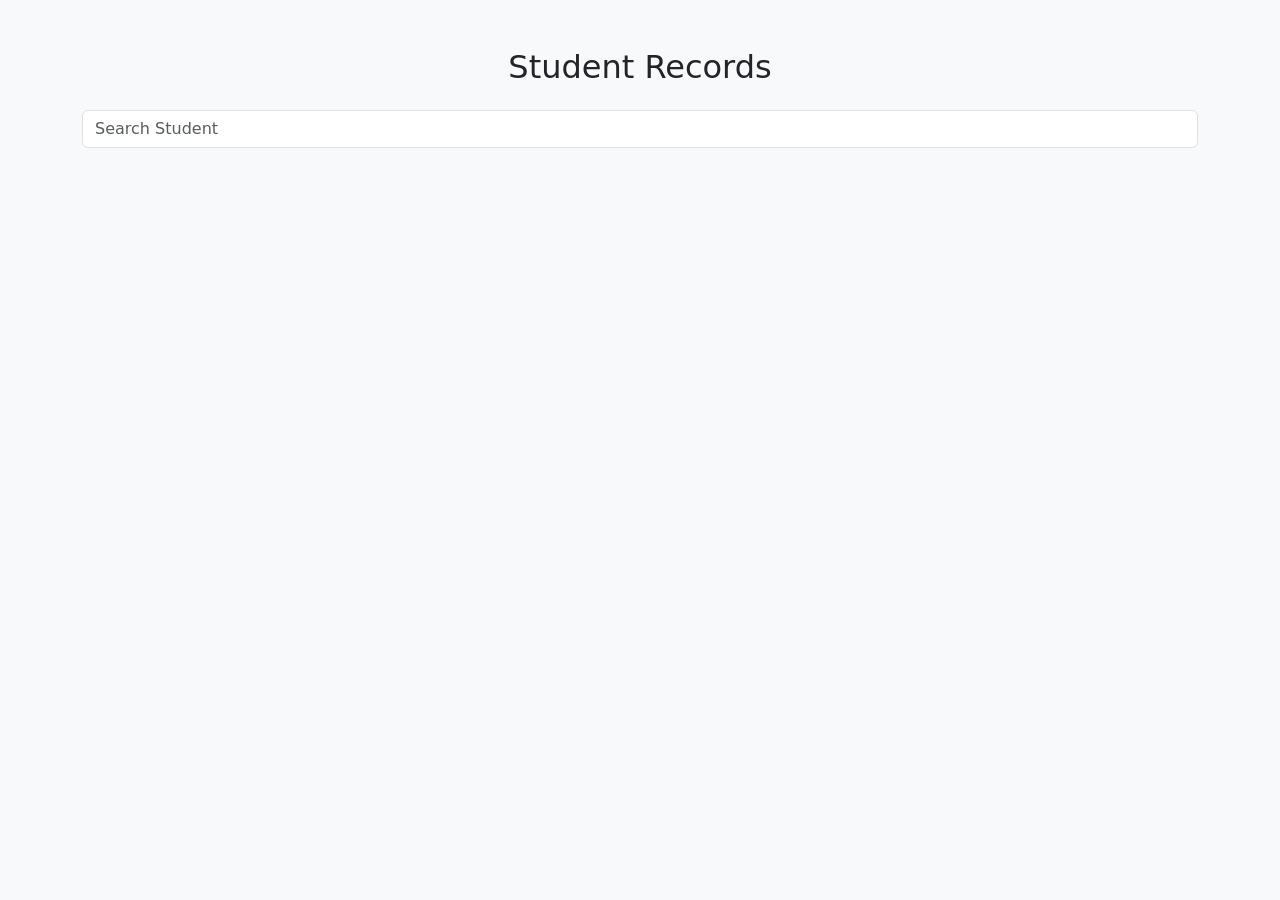
<file: day 6/index.html>
<!DOCTYPE html>
<html lang="en">

<head>
    <!-- jQuery -->
    <script src="https://code.jquery.com/jquery-3.7.1.min.js"></script>
    <link href="https://cdn.jsdelivr.net/npm/bootstrap@5.3.3/dist/css/bootstrap.min.css" rel="stylesheet">

</head>

<body class="bg-light">

    <div class="container py-5">

        <h2 class="text-center mb-4">Student Records</h2>

        <input type="text" id="search" class="form-control mb-4" placeholder="Search Student">

        <div id="container" class="row g-4"></div>

    </div>

    <script>
        let users = [];

        function renderUsers(filter = "") {
            const searchTerm = filter.toLowerCase().trim();
            const filteredUsers = users.filter(user => {
                return (
                    user.name.toLowerCase().includes(searchTerm) ||
                    user.phone.toLowerCase().includes(searchTerm) ||
                    String(user.id).includes(searchTerm)
                );
            });

            let html = "";

            filteredUsers.forEach(user => {
                html += `
                    <div class="col-md-4 card-item">
                        <div class="card shadow">
                            <div class="card-body">
                                <h4>${user.name}</h4>

                                <button class="btn btn-primary btn-sm mt-2 show-btn">
                                    Show Details
                                </button>

                                <div class="details mt-3" style="display:none;">
                                    <img src="https://i.pravatar.cc/300?img=${user.id}" alt="${user.name}" class="img-fluid rounded mb-3">
                                    <p><strong>ID:</strong> ${user.id}</p>
                                    <p><strong>Phone:</strong> ${user.phone}</p>
                                </div>
                            </div>
                        </div>
                    </div>
                `;
            });

            $("#container").html(html);
        }

        $(document).on("click", ".show-btn", function () {
            $(this).next(".details").slideToggle();
        });

        $("#search").on("input", function () {
            renderUsers($(this).val());
        });

        fetch("https://jsonplaceholder.typicode.com/users")
            .then(response => response.json())
            .then(data => {
                users = data;
                renderUsers();
            })
            .catch(error => console.error(error));
    </script>


</body>

</html>
</file>
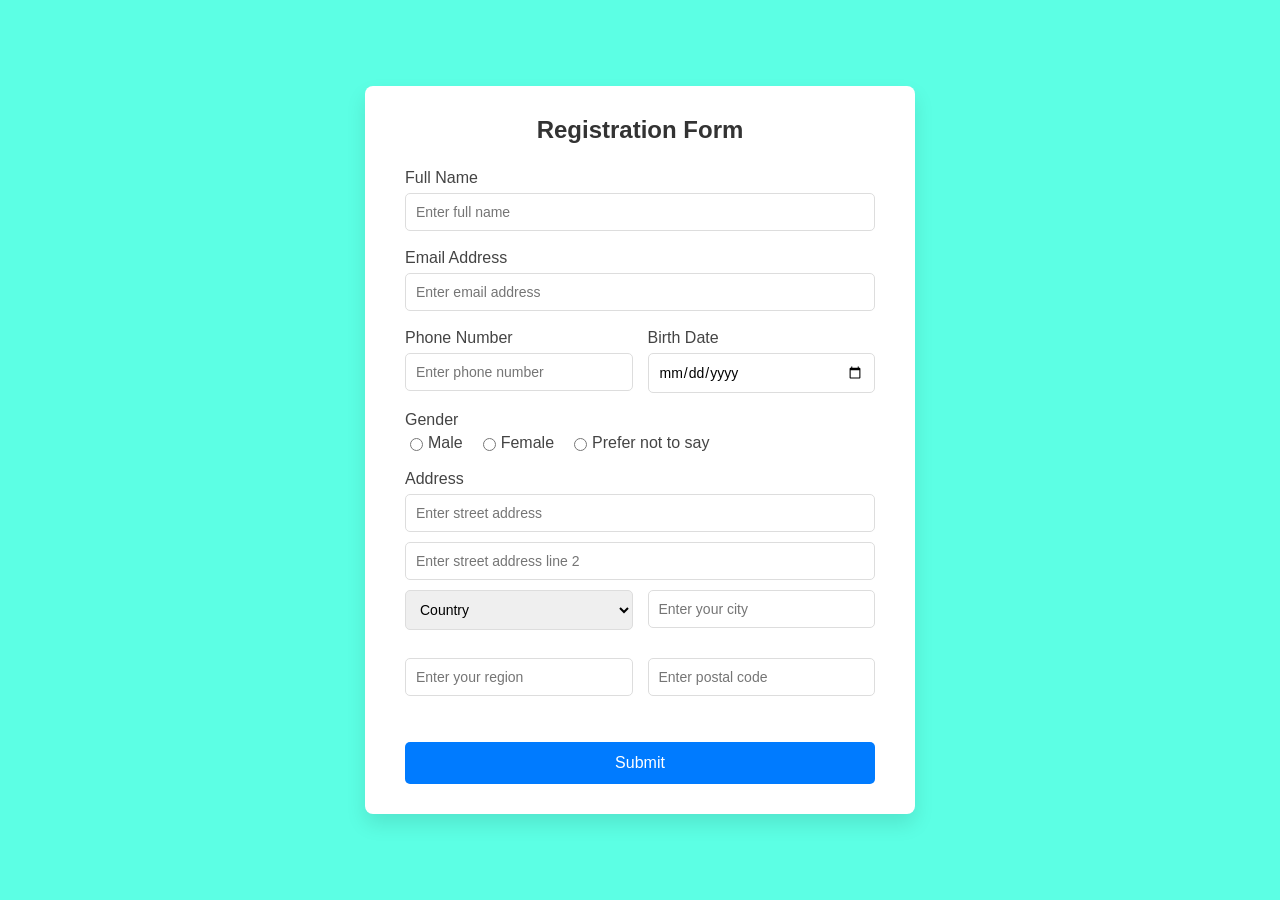
<file: day 2/regestration.html>
<!DOCTYPE html>
<html lang="en">
<head>
    <meta charset="UTF-8">
    <meta name="viewport" content="width=device-width, initial-scale=1.0">
    <title>Registration Form</title>
    <link rel="stylesheet" href="style.css">
</head>
<body>

<div class="form-container">
    <h2>Registration Form</h2>
    <form>
        <div class="form-group">
            <label for="name">Full Name</label>
            <input type="text" id="name" name="name" placeholder="Enter full name" required>
        </div>

        <div class="form-group">
            <label for="email">Email Address</label>
            <input type="email" id="email" name="email" placeholder="Enter email address" required>
        </div>

        <div class="form-row">
            <div class="form-group half-width">
                <label for="phone">Phone Number</label>
                <input type="tel" id="phone" name="phone" placeholder="Enter phone number" required>
            </div>
            <div class="form-group half-width">
                <label for="dob">Birth Date</label>
                <input type="date" id="dob" name="dob" required>
            </div>
        </div>

        <div class="form-group gender-group">
            <label>Gender</label>
            <div class="radio-options">
                <label><input type="radio" name="gender" value="male" required> Male</label>
                <label><input type="radio" name="gender" value="female" required> Female</label>
                <label><input type="radio" name="gender" value="prefer-not-to-say" required> Prefer not to say</label>
            </div>
        </div>

        <div class="form-group">
            <label>Address</label>
            <input type="text" name="street1" placeholder="Enter street address" required>
            <input type="text" name="street2" placeholder="Enter street address line 2" class="mt-10">
            
            <div class="form-row mt-10">
                <div class="form-group half-width">
                    <select name="country" required>
                        <option value="">Country</option>
                        <option value="india">India</option>
                        <option value="usa">USA</option>
                        <option value="uk">UK</option>
                        <option value="canada">Canada</option>
                    </select>
                </div>
                <div class="form-group half-width">
                    <input type="text" name="city" placeholder="Enter your city" required>
                </div>
            </div>

            <div class="form-row mt-10">
                <div class="form-group half-width">
                    <input type="text" name="region" placeholder="Enter your region" required>
                </div>
                <div class="form-group half-width">
                    <input type="text" name="postal" placeholder="Enter postal code" required>
                </div>
            </div>
        </div>

        <button type="submit">Submit</button>
    </form>
</div>

</body>
</html>
</file>
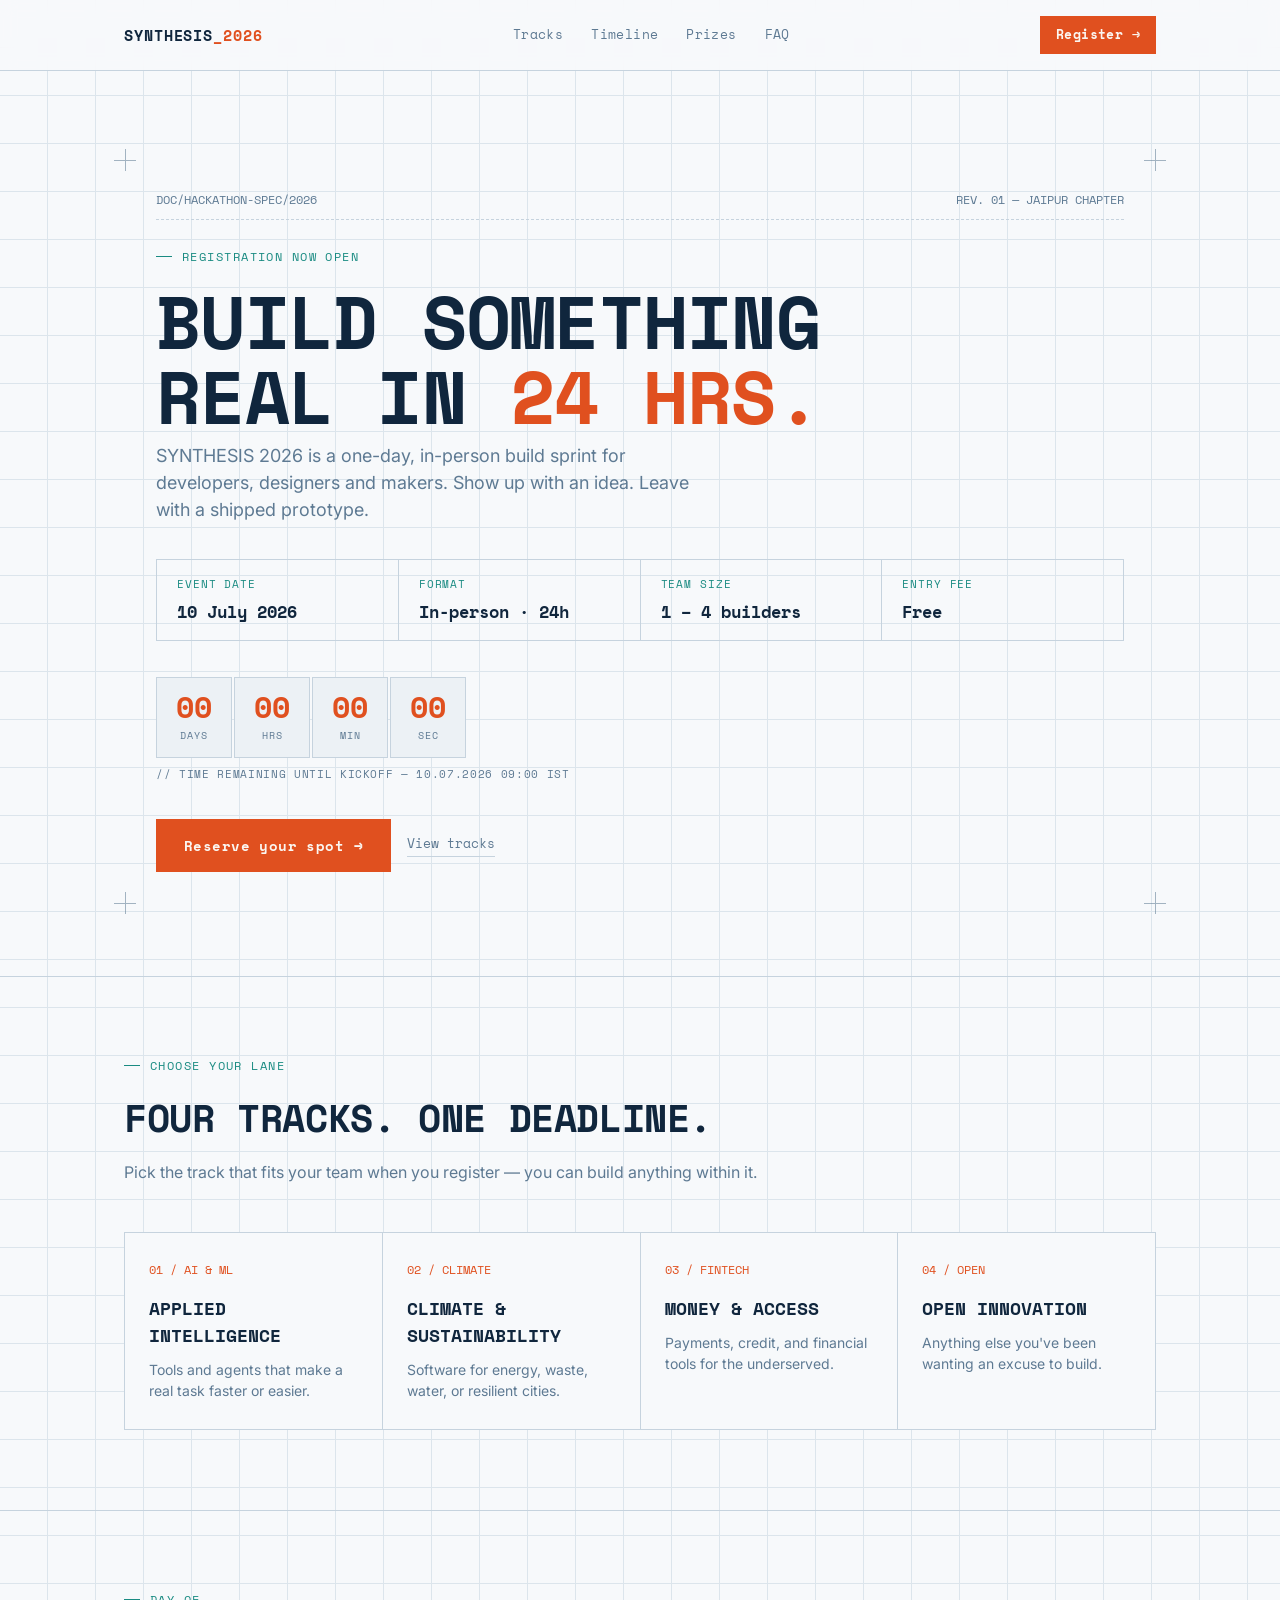
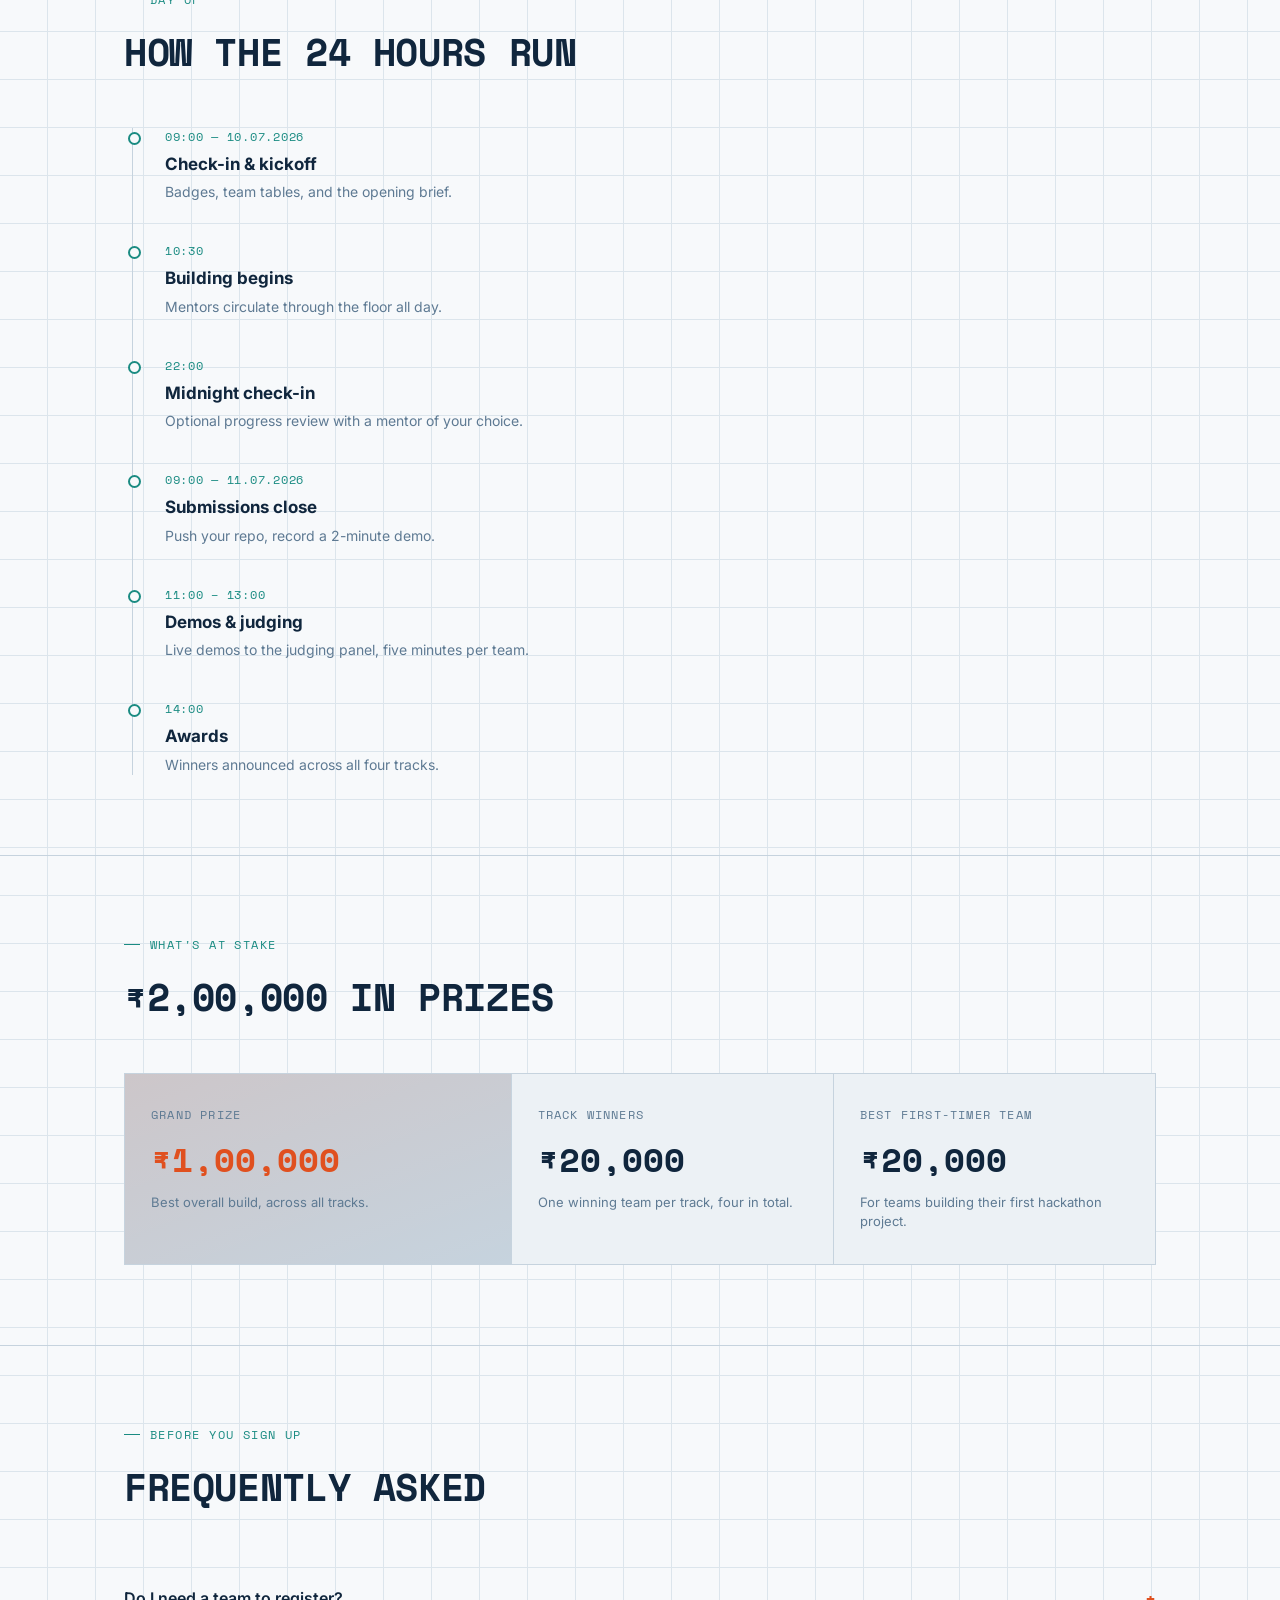
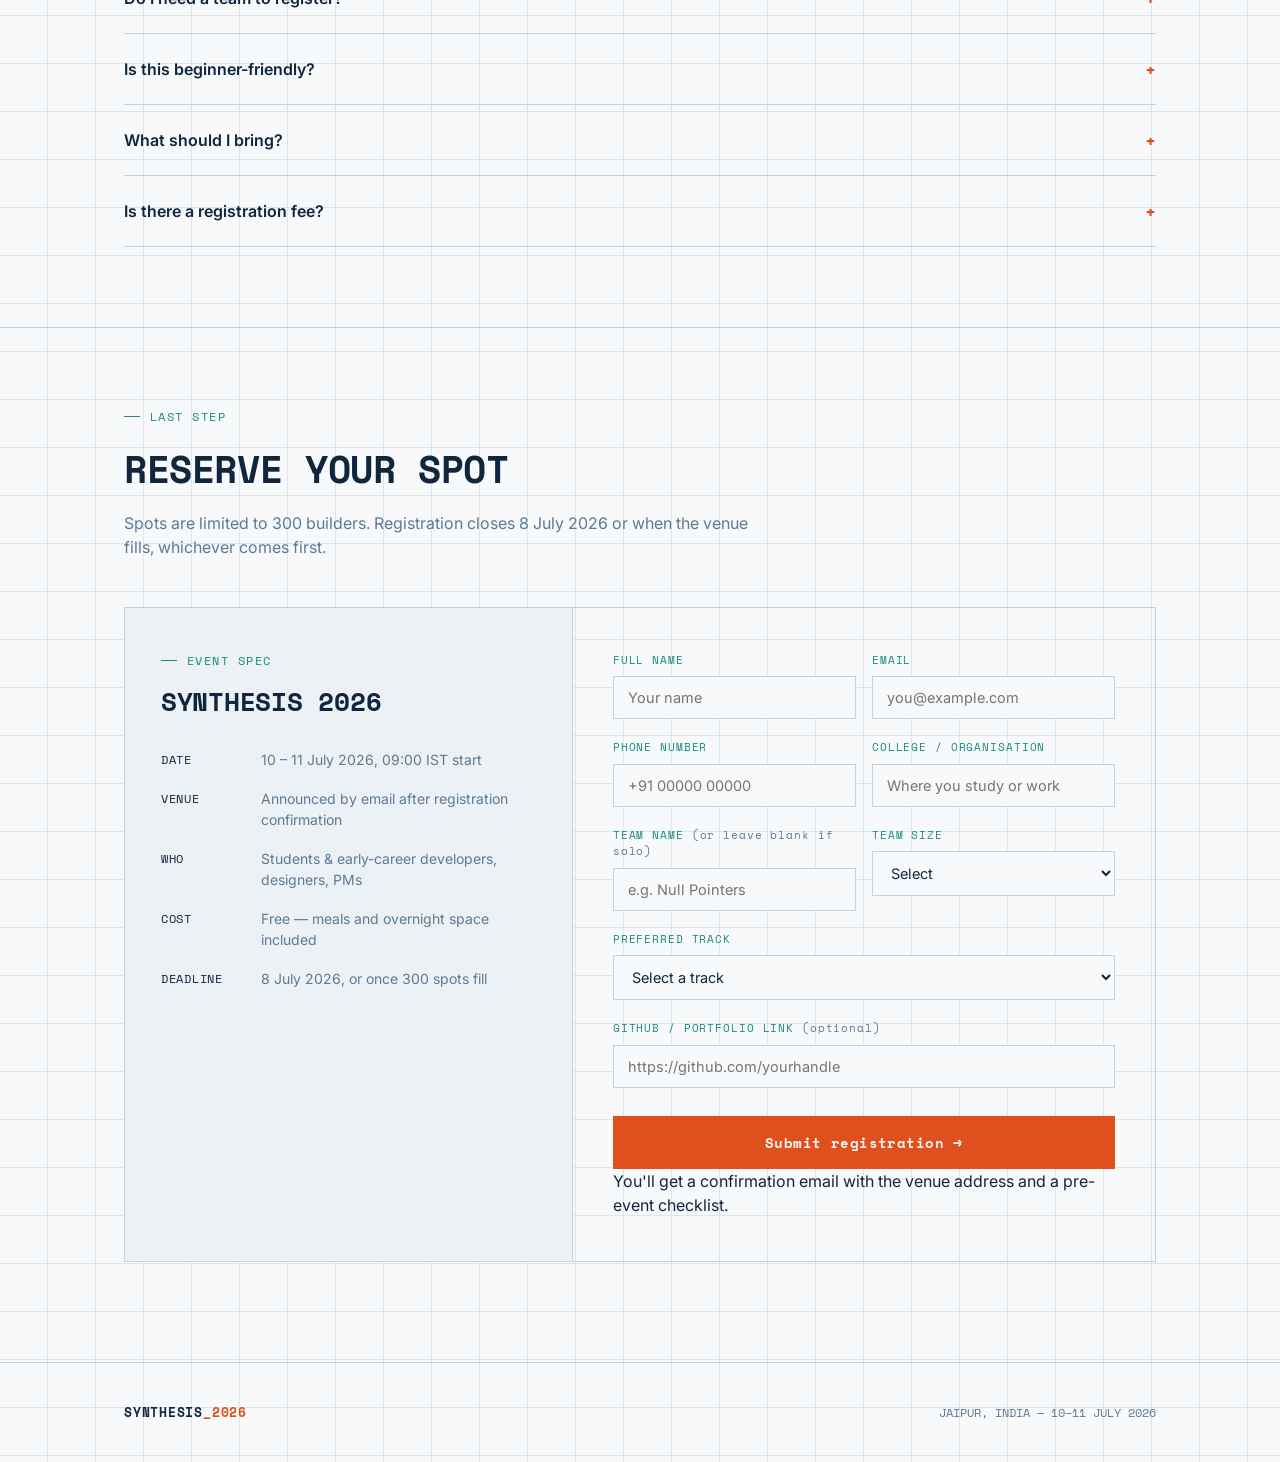
<file: day 5/hack.html>
<!DOCTYPE html>
<html lang="en">
<head>
<meta charset="UTF-8">
<meta name="viewport" content="width=device-width, initial-scale=1.0">
<title>SYNTHESIS 2026 — Hackathon Registration</title>
<link rel="preconnect" href="https://fonts.googleapis.com">
<link href="https://fonts.googleapis.com/css2?family=Space+Mono:wght@400;700&family=Inter:wght@400;500;600;700;800&display=swap" rel="stylesheet">
<style>
  :root{
    --bg: #F7F9FB;
    --bg-raised: #ECF1F5;
    --grid: #DCE5EC;
    --line: #C6D3DE;
    --ink: #10263D;
    --ink-dim: #5E7A93;
    --accent: #E0501F;
    --accent-dim: #F2C4AC;
    --teal: #1A8B82;
    --on-accent: #FBF6F1;
    --mono: 'Space Mono', monospace;
    --sans: 'Inter', sans-serif;
  }
  *{box-sizing:border-box; margin:0; padding:0;}
  html{scroll-behavior:smooth;}
  body{
    background:var(--bg);
    color:var(--ink);
    font-family:var(--sans);
    line-height:1.5;
    background-image:
      linear-gradient(var(--grid) 1px, transparent 1px),
      linear-gradient(90deg, var(--grid) 1px, transparent 1px);
    background-size: 48px 48px;
    background-position: -1px -1px;
  }
  a{color:inherit;}
  .wrap{max-width:1080px; margin:0 auto; padding:0 24px;}

  /* corner crosshairs, reusable */
  .crosshair{position:absolute; width:22px; height:22px; opacity:.55; pointer-events:none;}
  .crosshair::before, .crosshair::after{content:""; position:absolute; background:var(--ink-dim);}
  .crosshair::before{width:100%; height:1px; top:50%; left:0;}
  .crosshair::after{height:100%; width:1px; left:50%; top:0;}

  .eyebrow{
    font-family:var(--mono);
    font-size:12px;
    letter-spacing:.12em;
    color:var(--teal);
    text-transform:uppercase;
    display:flex; align-items:center; gap:10px;
  }
  .eyebrow::before{content:""; width:16px; height:1px; background:var(--teal); display:inline-block;}

  /* ---------- NAV ---------- */
  header{
    position:sticky; top:0; z-index:50;
    background:rgba(247,249,251,.88);
    backdrop-filter:blur(8px);
    border-bottom:1px solid var(--line);
  }
  nav{
    max-width:1080px; margin:0 auto; padding:16px 24px;
    display:flex; align-items:center; justify-content:space-between;
  }
  .logo{
    font-family:var(--mono); font-weight:700; font-size:15px;
    letter-spacing:.06em;
  }
  .logo span{color:var(--accent);}
  .navlinks{display:flex; gap:28px; font-family:var(--mono); font-size:13px; letter-spacing:.03em;}
  .navlinks a{text-decoration:none; color:var(--ink-dim); transition:color .15s;}
  .navlinks a:hover{color:var(--ink);}
  .nav-cta{
    font-family:var(--mono); font-size:13px; font-weight:700;
    background:var(--accent); color:var(--on-accent); padding:9px 16px;
    text-decoration:none; letter-spacing:.03em;
  }
  .nav-cta:hover{background:#ff7f52;}

  /* ---------- HERO ---------- */
  .hero{
    position:relative;
    padding:88px 0 72px;
    border-bottom:1px solid var(--line);
  }
  .hero-frame{position:relative; padding:32px;}
  .hero-frame .crosshair.tl{top:-10px; left:-10px;}
  .hero-frame .crosshair.tr{top:-10px; right:-10px;}
  .hero-frame .crosshair.bl{bottom:-10px; left:-10px;}
  .hero-frame .crosshair.br{bottom:-10px; right:-10px;}

  .spec-id{
    font-family:var(--mono); font-size:12px; color:var(--ink-dim);
    display:flex; justify-content:space-between; margin-bottom:28px;
    border-bottom:1px dashed var(--line); padding-bottom:10px;
  }
  h1.title{
    font-family:var(--mono);
    font-size:clamp(38px, 6vw, 74px);
    line-height:1.02;
    font-weight:700;
    letter-spacing:-.01em;
    text-transform:uppercase;
    margin:18px 0 8px;
  }
  h1.title .accent{color:var(--accent);}
  .subtitle{
    font-size:18px; color:var(--ink-dim); max-width:560px; margin-bottom:36px;
  }

  .dim-row{
    display:flex; flex-wrap:wrap; gap:0;
    border:1px solid var(--line);
    margin-bottom:36px;
  }
  .dim-cell{
    flex:1; min-width:150px;
    padding:16px 20px;
    border-right:1px solid var(--line);
  }
  .dim-cell:last-child{border-right:none;}
  .dim-label{font-family:var(--mono); font-size:11px; color:var(--teal); letter-spacing:.08em; text-transform:uppercase; margin-bottom:6px;}
  .dim-value{font-family:var(--mono); font-size:17px; font-weight:700;}

  .hero-ctas{display:flex; gap:16px; flex-wrap:wrap; align-items:center;}
  .btn-primary{
    font-family:var(--mono); font-weight:700; font-size:14px;
    background:var(--accent); color:var(--on-accent); border:none;
    padding:16px 28px; text-decoration:none; letter-spacing:.03em;
    display:inline-flex; align-items:center; gap:10px;
    cursor:pointer;
    transition:transform .12s ease, background .15s;
  }
  .btn-primary:hover{background:#ff7f52; transform:translateY(-1px);}
  .btn-ghost{
    font-family:var(--mono); font-size:13px; color:var(--ink-dim);
    text-decoration:none; border-bottom:1px solid var(--line); padding-bottom:2px;
  }

  /* countdown */
  .countdown{
    display:flex; gap:2px; margin:36px 0 8px;
    font-family:var(--mono);
  }
  .cd-unit{
    background:var(--bg-raised); border:1px solid var(--line);
    padding:14px 18px; text-align:center; min-width:76px;
  }
  .cd-num{font-size:30px; font-weight:700; color:var(--accent); line-height:1;}
  .cd-label{font-size:10px; color:var(--ink-dim); letter-spacing:.1em; margin-top:6px; text-transform:uppercase;}
  .countdown-caption{font-family:var(--mono); font-size:11px; color:var(--ink-dim); letter-spacing:.06em; margin-bottom:36px;}

  /* ---------- SECTION SHELL ---------- */
  section{padding:80px 0; border-bottom:1px solid var(--line); position:relative;}
  .section-head{margin-bottom:48px; max-width:640px;}
  .section-title{
    font-family:var(--mono); font-size:clamp(26px,4vw,38px); font-weight:700;
    text-transform:uppercase; margin-top:14px; letter-spacing:-.01em;
  }
  .section-desc{color:var(--ink-dim); margin-top:14px; font-size:16px;}

  /* ---------- TRACKS ---------- */
  .track-grid{display:grid; grid-template-columns:repeat(auto-fit, minmax(230px,1fr)); gap:1px; background:var(--line); border:1px solid var(--line);}
  .track-card{background:var(--bg); padding:28px 24px; position:relative;}
  .track-index{font-family:var(--mono); font-size:12px; color:var(--accent); margin-bottom:16px;}
  .track-name{font-family:var(--mono); font-weight:700; font-size:18px; text-transform:uppercase; margin-bottom:10px;}
  .track-desc{color:var(--ink-dim); font-size:14px;}

  /* ---------- TIMELINE ---------- */
  .timeline{border-left:1px solid var(--line); margin-left:8px;}
  .tl-item{position:relative; padding:0 0 40px 32px;}
  .tl-item:last-child{padding-bottom:0;}
  .tl-item::before{
    content:""; position:absolute; left:-5px; top:4px;
    width:9px; height:9px; background:var(--bg); border:2px solid var(--teal); border-radius:50%;
  }
  .tl-time{font-family:var(--mono); font-size:12px; color:var(--teal); letter-spacing:.06em; margin-bottom:6px;}
  .tl-title{font-weight:700; font-size:17px; margin-bottom:4px;}
  .tl-desc{color:var(--ink-dim); font-size:14px;}

  /* ---------- PRIZES ---------- */
  .prize-strip{display:grid; grid-template-columns:1.2fr 1fr 1fr; gap:1px; background:var(--line); border:1px solid var(--line);}
  .prize-card{background:var(--bg-raised); padding:32px 26px;}
  .prize-card.lead{background:linear-gradient(160deg, rgba(255,107,53,.12), transparent);}
  .prize-rank{font-family:var(--mono); font-size:12px; color:var(--ink-dim); letter-spacing:.1em; text-transform:uppercase;}
  .prize-amount{font-family:var(--mono); font-size:34px; font-weight:700; margin:10px 0 8px; color:var(--ink);}
  .prize-card.lead .prize-amount{color:var(--accent);}
  .prize-note{font-size:13px; color:var(--ink-dim);}

  /* ---------- FAQ ---------- */
  .faq-item{border-bottom:1px solid var(--line);}
  .faq-q{
    width:100%; text-align:left; background:none; border:none; color:var(--ink);
    font-family:var(--sans); font-weight:600; font-size:16px;
    padding:22px 0; cursor:pointer;
    display:flex; justify-content:space-between; align-items:center; gap:20px;
  }
  .faq-q .mark{font-family:var(--mono); color:var(--accent); font-size:18px; flex-shrink:0;}
  .faq-a{max-height:0; overflow:hidden; transition:max-height .25s ease;}
  .faq-a p{color:var(--ink-dim); font-size:14.5px; padding-bottom:22px; max-width:640px;}
  .faq-item.open .faq-a{max-height:200px;}

  /* ---------- FORM ---------- */
  #register{padding-bottom:100px;}
  .form-shell{
    display:grid; grid-template-columns:1fr 1.3fr; gap:0;
    border:1px solid var(--line);
  }
  .form-info{
    background:var(--bg-raised);
    padding:44px 36px;
    border-right:1px solid var(--line);
  }
  .form-info .section-title{font-size:26px; margin-top:12px;}
  .info-list{margin-top:28px; display:flex; flex-direction:column; gap:18px;}
  .info-row{display:flex; gap:12px; font-size:14px; color:var(--ink-dim);}
  .info-row .k{font-family:var(--mono); color:var(--ink); min-width:88px; flex-shrink:0; font-size:12px; padding-top:2px; text-transform:uppercase; letter-spacing:.06em;}

  form{padding:44px 40px;}
  .field{margin-bottom:20px;}
  .field label{
    display:block; font-family:var(--mono); font-size:11px; letter-spacing:.08em;
    text-transform:uppercase; color:var(--teal); margin-bottom:8px;
  }
  .field input, .field select, .field textarea{
    width:100%; background:var(--bg); border:1px solid var(--line); color:var(--ink);
    padding:12px 14px; font-family:var(--sans); font-size:14.5px;
    outline:none; transition:border-color .15s;
  }
  .field input:focus, .field select:focus, .field textarea:focus{border-color:var(--accent);}
  .field-row{display:grid; grid-template-columns:1fr 1fr; gap:16px;}
  .field .hint{font-size:12px; color:var(--ink-dim); margin-top:6px;}
  .submit-btn{
    width:100%; margin-top:8px;
    font-family:var(--mono); font-weight:700; font-size:14px;
    background:var(--accent); color:var(--on-accent); border:none;
    padding:16px; letter-spacing:.03em; cursor:pointer;
    transition:background .15s;
  }
  .submit-btn:hover{background:#ff7f52;}
  .success-box{
    display:none; text-align:center; padding:60px 40px;
  }
  .success-box.show{display:block;}
  .success-box .mark{font-family:var(--mono); font-size:40px; color:var(--teal); margin-bottom:16px;}
  .success-box h3{font-family:var(--mono); text-transform:uppercase; font-size:20px; margin-bottom:10px;}
  .success-box p{color:var(--ink-dim); font-size:14px; max-width:380px; margin:0 auto;}
  .success-box .ref{font-family:var(--mono); color:var(--accent); margin-top:18px; font-size:13px;}

  /* ---------- FOOTER ---------- */
  footer{padding:40px 0; }
  .footer-row{display:flex; justify-content:space-between; align-items:center; flex-wrap:wrap; gap:12px;}
  .footer-row .logo{font-size:13px;}
  .footer-note{font-family:var(--mono); font-size:12px; color:var(--ink-dim);}

  @media (max-width:760px){
    .navlinks{display:none;}
    .form-shell{grid-template-columns:1fr;}
    .form-info{border-right:none; border-bottom:1px solid var(--line);}
    .field-row{grid-template-columns:1fr;}
    .prize-strip{grid-template-columns:1fr;}
    .dim-row{flex-direction:column;}
    .dim-cell{border-right:none; border-bottom:1px solid var(--line);}
  }
</style>
</head>
<body>

<header>
  <nav>
    <div class="logo">SYNTHESIS<span>_2026</span></div>
    <div class="navlinks">
      <a href="#tracks">Tracks</a>
      <a href="#timeline">Timeline</a>
      <a href="#prizes">Prizes</a>
      <a href="#faq">FAQ</a>
    </div>
    <a href="#register" class="nav-cta">Register →</a>
  </nav>
</header>

<section class="hero">
  <div class="wrap">
    <div class="hero-frame">
      <span class="crosshair tl"></span><span class="crosshair tr"></span>
      <span class="crosshair bl"></span><span class="crosshair br"></span>

      <div class="spec-id">
        <span>DOC/HACKATHON-SPEC/2026</span>
        <span>REV. 01 — JAIPUR CHAPTER</span>
      </div>

      <div class="eyebrow">Registration now open</div>
      <h1 class="title">Build something<br>real in <span class="accent">24 hrs.</span></h1>
      <p class="subtitle">SYNTHESIS 2026 is a one-day, in-person build sprint for developers, designers and makers. Show up with an idea. Leave with a shipped prototype.</p>

      <div class="dim-row">
        <div class="dim-cell">
          <div class="dim-label">Event date</div>
          <div class="dim-value">10 July 2026</div>
        </div>
        <div class="dim-cell">
          <div class="dim-label">Format</div>
          <div class="dim-value">In-person · 24h</div>
        </div>
        <div class="dim-cell">
          <div class="dim-label">Team size</div>
          <div class="dim-value">1 – 4 builders</div>
        </div>
        <div class="dim-cell">
          <div class="dim-label">Entry fee</div>
          <div class="dim-value">Free</div>
        </div>
      </div>

      <div class="countdown" id="countdown">
        <div class="cd-unit"><div class="cd-num" id="cd-days">00</div><div class="cd-label">Days</div></div>
        <div class="cd-unit"><div class="cd-num" id="cd-hours">00</div><div class="cd-label">Hrs</div></div>
        <div class="cd-unit"><div class="cd-num" id="cd-mins">00</div><div class="cd-label">Min</div></div>
        <div class="cd-unit"><div class="cd-num" id="cd-secs">00</div><div class="cd-label">Sec</div></div>
      </div>
      <div class="countdown-caption">// TIME REMAINING UNTIL KICKOFF — 10.07.2026 09:00 IST</div>

      <div class="hero-ctas">
        <a href="#register" class="btn-primary">Reserve your spot →</a>
        <a href="#tracks" class="btn-ghost">View tracks</a>
      </div>
    </div>
  </div>
</section>

<section id="tracks">
  <div class="wrap">
    <div class="section-head">
      <div class="eyebrow">Choose your lane</div>
      <h2 class="section-title">Four tracks. One deadline.</h2>
      <p class="section-desc">Pick the track that fits your team when you register — you can build anything within it.</p>
    </div>
    <div class="track-grid">
      <div class="track-card">
        <div class="track-index">01 / AI &amp; ML</div>
        <div class="track-name">Applied Intelligence</div>
        <div class="track-desc">Tools and agents that make a real task faster or easier.</div>
      </div>
      <div class="track-card">
        <div class="track-index">02 / CLIMATE</div>
        <div class="track-name">Climate &amp; Sustainability</div>
        <div class="track-desc">Software for energy, waste, water, or resilient cities.</div>
      </div>
      <div class="track-card">
        <div class="track-index">03 / FINTECH</div>
        <div class="track-name">Money &amp; Access</div>
        <div class="track-desc">Payments, credit, and financial tools for the underserved.</div>
      </div>
      <div class="track-card">
        <div class="track-index">04 / OPEN</div>
        <div class="track-name">Open Innovation</div>
        <div class="track-desc">Anything else you've been wanting an excuse to build.</div>
      </div>
    </div>
  </div>
</section>

<section id="timeline">
  <div class="wrap">
    <div class="section-head">
      <div class="eyebrow">Day of</div>
      <h2 class="section-title">How the 24 hours run</h2>
    </div>
    <div class="timeline">
      <div class="tl-item">
        <div class="tl-time">09:00 — 10.07.2026</div>
        <div class="tl-title">Check-in &amp; kickoff</div>
        <div class="tl-desc">Badges, team tables, and the opening brief.</div>
      </div>
      <div class="tl-item">
        <div class="tl-time">10:30</div>
        <div class="tl-title">Building begins</div>
        <div class="tl-desc">Mentors circulate through the floor all day.</div>
      </div>
      <div class="tl-item">
        <div class="tl-time">22:00</div>
        <div class="tl-title">Midnight check-in</div>
        <div class="tl-desc">Optional progress review with a mentor of your choice.</div>
      </div>
      <div class="tl-item">
        <div class="tl-time">09:00 — 11.07.2026</div>
        <div class="tl-title">Submissions close</div>
        <div class="tl-desc">Push your repo, record a 2-minute demo.</div>
      </div>
      <div class="tl-item">
        <div class="tl-time">11:00 – 13:00</div>
        <div class="tl-title">Demos &amp; judging</div>
        <div class="tl-desc">Live demos to the judging panel, five minutes per team.</div>
      </div>
      <div class="tl-item">
        <div class="tl-time">14:00</div>
        <div class="tl-title">Awards</div>
        <div class="tl-desc">Winners announced across all four tracks.</div>
      </div>
    </div>
  </div>
</section>

<section id="prizes">
  <div class="wrap">
    <div class="section-head">
      <div class="eyebrow">What's at stake</div>
      <h2 class="section-title">₹2,00,000 in prizes</h2>
    </div>
    <div class="prize-strip">
      <div class="prize-card lead">
        <div class="prize-rank">Grand prize</div>
        <div class="prize-amount">₹1,00,000</div>
        <div class="prize-note">Best overall build, across all tracks.</div>
      </div>
      <div class="prize-card">
        <div class="prize-rank">Track winners</div>
        <div class="prize-amount">₹20,000</div>
        <div class="prize-note">One winning team per track, four in total.</div>
      </div>
      <div class="prize-card">
        <div class="prize-rank">Best first-timer team</div>
        <div class="prize-amount">₹20,000</div>
        <div class="prize-note">For teams building their first hackathon project.</div>
      </div>
    </div>
  </div>
</section>

<section id="faq">
  <div class="wrap">
    <div class="section-head">
      <div class="eyebrow">Before you sign up</div>
      <h2 class="section-title">Frequently asked</h2>
    </div>
    <div class="faq-list">
      <div class="faq-item">
        <button class="faq-q" onclick="toggleFaq(this)">Do I need a team to register? <span class="mark">+</span></button>
        <div class="faq-a"><p>No. You can register solo and we'll help you find teammates at check-in, or form a team of up to four before you arrive.</p></div>
      </div>
      <div class="faq-item">
        <button class="faq-q" onclick="toggleFaq(this)">Is this beginner-friendly? <span class="mark">+</span></button>
        <div class="faq-a"><p>Yes. Roughly a third of last year's participants were building their first hackathon project. Mentors are on the floor all day.</p></div>
      </div>
      <div class="faq-item">
        <button class="faq-q" onclick="toggleFaq(this)">What should I bring? <span class="mark">+</span></button>
        <div class="faq-a"><p>Your laptop, charger, and a valid photo ID. Meals, snacks, and a place to sleep on-site are provided.</p></div>
      </div>
      <div class="faq-item">
        <button class="faq-q" onclick="toggleFaq(this)">Is there a registration fee? <span class="mark">+</span></button>
        <div class="faq-a"><p>No, registration is completely free. A confirmed spot just requires filling out the form below.</p></div>
      </div>
    </div>
  </div>
</section>

<section id="register">
  <div class="wrap">
    <div class="section-head">
      <div class="eyebrow">Last step</div>
      <h2 class="section-title">Reserve your spot</h2>
      <p class="section-desc">Spots are limited to 300 builders. Registration closes 8 July 2026 or when the venue fills, whichever comes first.</p>
    </div>

    <div class="form-shell">
      <div class="form-info">
        <div class="eyebrow">Event spec</div>
        <div class="section-title">SYNTHESIS 2026</div>
        <div class="info-list">
          <div class="info-row"><span class="k">Date</span><span>10 – 11 July 2026, 09:00 IST start</span></div>
          <div class="info-row"><span class="k">Venue</span><span>Announced by email after registration confirmation</span></div>
          <div class="info-row"><span class="k">Who</span><span>Students &amp; early-career developers, designers, PMs</span></div>
          <div class="info-row"><span class="k">Cost</span><span>Free — meals and overnight space included</span></div>
          <div class="info-row"><span class="k">Deadline</span><span>8 July 2026, or once 300 spots fill</span></div>
        </div>
      </div>

      <div style="position:relative;">
        <form id="regForm">
          <div class="field-row">
            <div class="field">
              <label for="fname">Full name</label>
              <input type="text" id="fname" required placeholder="Your name">
            </div>
            <div class="field">
              <label for="email">Email</label>
              <input type="email" id="email" required placeholder="you@example.com">
            </div>
          </div>
          <div class="field-row">
            <div class="field">
              <label for="phone">Phone number</label>
              <input type="tel" id="phone" required placeholder="+91 00000 00000">
            </div>
            <div class="field">
              <label for="college">College / Organisation</label>
              <input type="text" id="college" required placeholder="Where you study or work">
            </div>
          </div>
          <div class="field-row">
            <div class="field">
              <label for="teamname">Team name <span style="text-transform:none;color:var(--ink-dim);">(or leave blank if solo)</span></label>
              <input type="text" id="teamname" placeholder="e.g. Null Pointers">
            </div>
            <div class="field">
              <label for="teamsize">Team size</label>
              <select id="teamsize" required>
                <option value="">Select</option>
                <option>1 — building solo</option>
                <option>2</option>
                <option>3</option>
                <option>4</option>
              </select>
            </div>
          </div>
          <div class="field">
            <label for="track">Preferred track</label>
            <select id="track" required>
              <option value="">Select a track</option>
              <option>AI &amp; ML — Applied Intelligence</option>
              <option>Climate &amp; Sustainability</option>
              <option>Fintech — Money &amp; Access</option>
              <option>Open Innovation</option>
            </select>
          </div>
          <div class="field">
            <label for="portfolio">GitHub / portfolio link <span style="text-transform:none;color:var(--ink-dim);">(optional)</span></label>
            <input type="url" id="portfolio" placeholder="https://github.com/yourhandle">
          </div>
          <button type="submit" class="submit-btn">Submit registration →</button>
          <p class="hint">You'll get a confirmation email with the venue address and a pre-event checklist.</p>
        </form>

        <div class="success-box" id="successBox">
          <div class="mark">✓</div>
          <h3>You're on the list</h3>
          <p>We've saved your spot for SYNTHESIS 2026. Check your inbox for a confirmation email with next steps.</p>
          <div class="ref" id="refCode"></div>
        </div>
      </div>
    </div>
  </div>
</section>

<footer>
  <div class="wrap footer-row">
    <div class="logo">SYNTHESIS<span style="color:var(--accent);">_2026</span></div>
    <div class="footer-note">JAIPUR, INDIA — 10–11 JULY 2026</div>
  </div>
</footer>

<script>
  // Countdown to July 10 2026, 09:00 IST
  const target = new Date("2026-07-10T09:00:00+05:30").getTime();
  function updateCountdown(){
    const now = new Date().getTime();
    let diff = target - now;
    if(diff < 0) diff = 0;
    const days = Math.floor(diff / (1000*60*60*24));
    const hours = Math.floor((diff % (1000*60*60*24)) / (1000*60*60));
    const mins = Math.floor((diff % (1000*60*60)) / (1000*60));
    const secs = Math.floor((diff % (1000*60)) / 1000);
    document.getElementById('cd-days').textContent = String(days).padStart(2,'0');
    document.getElementById('cd-hours').textContent = String(hours).padStart(2,'0');
    document.getElementById('cd-mins').textContent = String(mins).padStart(2,'0');
    document.getElementById('cd-secs').textContent = String(secs).padStart(2,'0');
  }
  updateCountdown();
  setInterval(updateCountdown, 1000);

  function toggleFaq(btn){
    const item = btn.parentElement;
    const wasOpen = item.classList.contains('open');
    document.querySelectorAll('.faq-item').forEach(i => i.classList.remove('open'));
    if(!wasOpen) item.classList.add('open');
  }

  document.getElementById('regForm').addEventListener('submit', function(e){
    e.preventDefault();
    const ref = 'SYN26-' + Math.random().toString(36).substring(2,7).toUpperCase();
    document.getElementById('refCode').textContent = 'REFERENCE: ' + ref;
    this.style.display = 'none';
    document.getElementById('successBox').classList.add('show');
  });
</script>

</body>
</html>
</file>
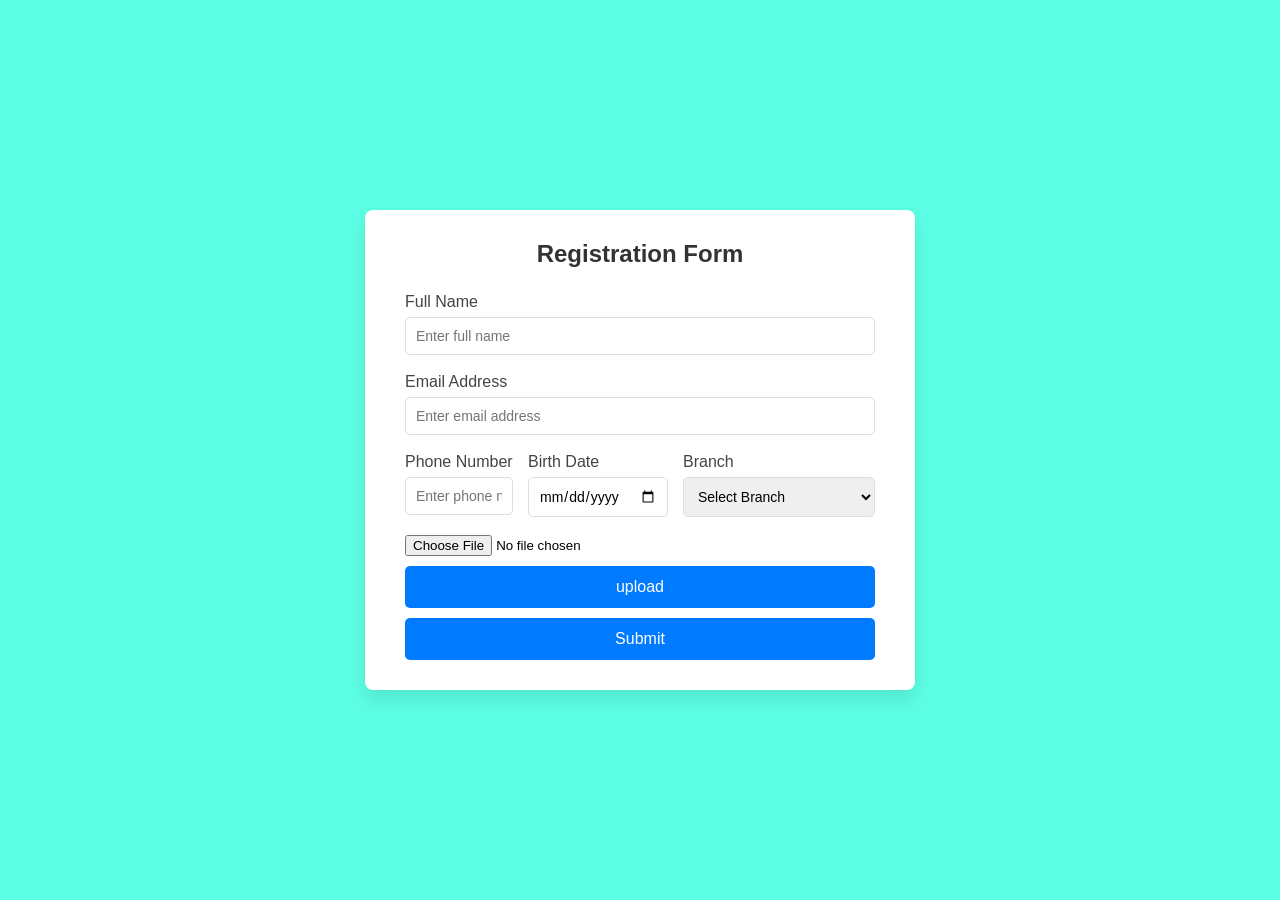
<file: day 8/regestration.html>
<!DOCTYPE html>
<html lang="en">
<head>
    <meta charset="UTF-8">
    <meta name="viewport" content="width=device-width, initial-scale=1.0">
    <title>Registration Form</title>
    <link rel="stylesheet" href="style.css">
</head>
<body>

<div class="form-container">
    <h2>Registration Form</h2>
    <form action="registration.php" method="POST" class="form" enctype="multipart/form-data">
        <div class="form-group">
            <label for="name">Full Name</label>
            <input type="text" id="name" name="name" placeholder="Enter full name" >
        </div>

        <div class="form-group">
            <label for="email">Email Address</label>
            <input type="email" id="email" name="email" placeholder="Enter email address" >
        </div>

        <div class="form-row">
            <div class="form-group half-width">
                <label for="phone">Phone Number</label>
                <input type="tel" id="phone" name="phone" placeholder="Enter phone number" >
            </div>
            <div class="form-group half-width">
                <label for="dob">Birth Date</label>
                <input type="date" id="dob" name="dob" >
            </div>
            <div class="form-group">
                <label for="branch">Branch</label>
                <select id="branch" name="branch">
                    <option value="">Select Branch</option>
                    <option value="cs">Computer Science</option>
                    <option value="it">Information Technology</option>
                    <option value="me">Mechanical Engineering</option>
                </select>
            </div>
        </div>
        <input type = "file" name="myfile" accept="image/*,application/pdf">
        <button type="submit">upload</button>


        

        

        <button type="submit">Submit</button>
    </form>
</div>

</body>
</html>
</file>
<file: day 2/style.css>
* {
    box-sizing: border-box;
    font-family: 'Lucida Sans', 'Lucida Sans Regular', 'Lucida Grande', 'Lucida Sans Unicode', Geneva, Verdana, sans-serif;
}

body {
    background: #5cffe4;
    display: flex;
    justify-content: center;
    align-items: center;
    min-height: 100vh;
    margin: 0;
    padding: 20px;
}

.form-container {
    background: #ffffff;
    padding: 30px 40px;
    border-radius: 8px;
    box-shadow: 0 10px 20px rgba(0,0,0,0.1);
    width: 100%;
    max-width: 550px;
}

h2 {
    text-align: center;
    color: #333;
    margin-top: 0;
    margin-bottom: 25px;
}

.form-group {
    margin-bottom: 18px;
}

.form-group label {
    display: block;
    margin-bottom: 6px;
    color: #444;
    font-weight: 500;
}

input[type="text"],
input[type="email"],
input[type="tel"],
input[type="date"],
select {
    width: 100%;
    padding: 10px;
    border: 1px solid #ddd;
    border-radius: 5px;
    font-size: 14px;
}

input:focus, select:focus {
    outline: none;
    border-color: #007bff;
}

.form-row {
    display: flex;
    gap: 15px;
}

.half-width {
    flex: 1;
}

.mt-10 {
    margin-top: 10px;
}

.gender-group label {
    display: block;
    margin-bottom: 5px;
}

.radio-options {
    display: flex;
    gap: 15px;
    align-items: center;
}

.radio-options label {
    display: inline-flex;
    align-items: center;
    margin: 0;
    font-weight: normal;
}

.radio-options input {
    margin-right: 5px;
}

button {
    width: 100%;
    padding: 12px;
    background: #007bff;
    color: #fff;
    border: none;
    border-radius: 5px;
    font-size: 16px;
    cursor: pointer;
    margin-top: 10px;
    transition: background 0.3s;
}

button:hover {
    background: #0056b3;
}
</file>
<file: day 8/style.css>
* {
    box-sizing: border-box;
    font-family: 'Lucida Sans', 'Lucida Sans Regular', 'Lucida Grande', 'Lucida Sans Unicode', Geneva, Verdana, sans-serif;
}

body {
    background: #5cffe4;
    display: flex;
    justify-content: center;
    align-items: center;
    min-height: 100vh;
    margin: 0;
    padding: 20px;
}

.form-container {
    background: #ffffff;
    padding: 30px 40px;
    border-radius: 8px;
    box-shadow: 0 10px 20px rgba(0,0,0,0.1);
    width: 100%;
    max-width: 550px;
}

h2 {
    text-align: center;
    color: #333;
    margin-top: 0;
    margin-bottom: 25px;
}

.form-group {
    margin-bottom: 18px;
}

.form-group label {
    display: block;
    margin-bottom: 6px;
    color: #444;
    font-weight: 500;
}

input[type="text"],
input[type="email"],
input[type="tel"],
input[type="date"],
select {
    width: 100%;
    padding: 10px;
    border: 1px solid #ddd;
    border-radius: 5px;
    font-size: 14px;
}

input:focus, select:focus {
    outline: none;
    border-color: #007bff;
}

.form-row {
    display: flex;
    gap: 15px;
}

.half-width {
    flex: 1;
}

.mt-10 {
    margin-top: 10px;
}

.gender-group label {
    display: block;
    margin-bottom: 5px;
}

.radio-options {
    display: flex;
    gap: 15px;
    align-items: center;
}

.radio-options label {
    display: inline-flex;
    align-items: center;
    margin: 0;
    font-weight: normal;
}

.radio-options input {
    margin-right: 5px;
}

button {
    width: 100%;
    padding: 12px;
    background: #007bff;
    color: #fff;
    border: none;
    border-radius: 5px;
    font-size: 16px;
    cursor: pointer;
    margin-top: 10px;
    transition: background 0.3s;
}

button:hover {
    background: #0056b3;
}
</file>
